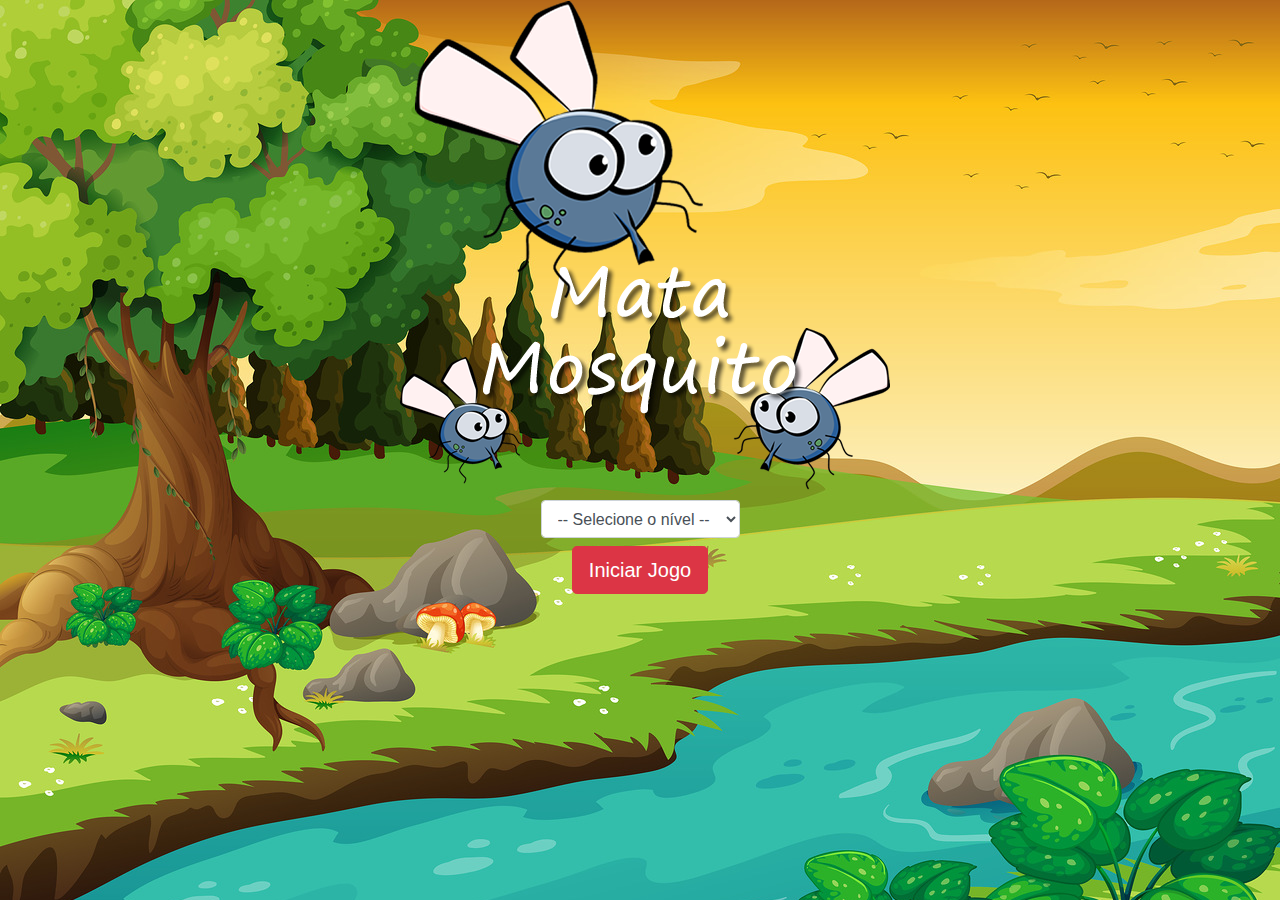
<file: index.html>
<!DOCTYPE html>
<html>
	<head>
		<title></title>
		<meta charset="UTF-8" />
		<link rel="stylesheet" href="https://maxcdn.bootstrapcdn.com/bootstrap/4.0.0/css/bootstrap.min.css" integrity="sha384-Gn5384xqQ1aoWXA+058RXPxPg6fy4IWvTNh0E263XmFcJlSAwiGgFAW/dAiS6JXm" crossorigin="anonymous">

		<link rel="stylesheet" href="estilo.css" />

		<script>
			function iniciarJogo() {
				var nivel = document.getElementById('nivel').value

				if(nivel === '') {
					alert('Selecione um nível para iniciar o jogo')
					return false
				}

				window.location.href = "app.html?" + nivel

			}
		</script>
	</head>
	<body>

		<div class="container">
			<div class="row">
				<div class="col">
					<div class="d-flex justify-content-center">
						<img src="imagens/game.png" />
					</div>
				</div>
			</div>

			<div class="row">
				<div class="col">
					<div class="d-flex justify-content-center">
						<div class="mb-2">
							<select class="form-control" id="nivel">
								<option value="">-- Selecione o nível --</option>
								<option value="normal">Normal</option>
								<option value="dificil">Difícil</option>
								<option value="chucknorris">Chuck Norris</option>
							</select>
						</div>
					</div>
				</div>
			</div>


			<div class="row">
				<div class="col">
					<div class="d-flex justify-content-center">
						<button type="button" class="btn btn-danger btn-lg" onclick="iniciarJogo()" >Iniciar Jogo</button>
					</div>
				</div>
			</div>
		</div>

	</body>
</html>
</file>
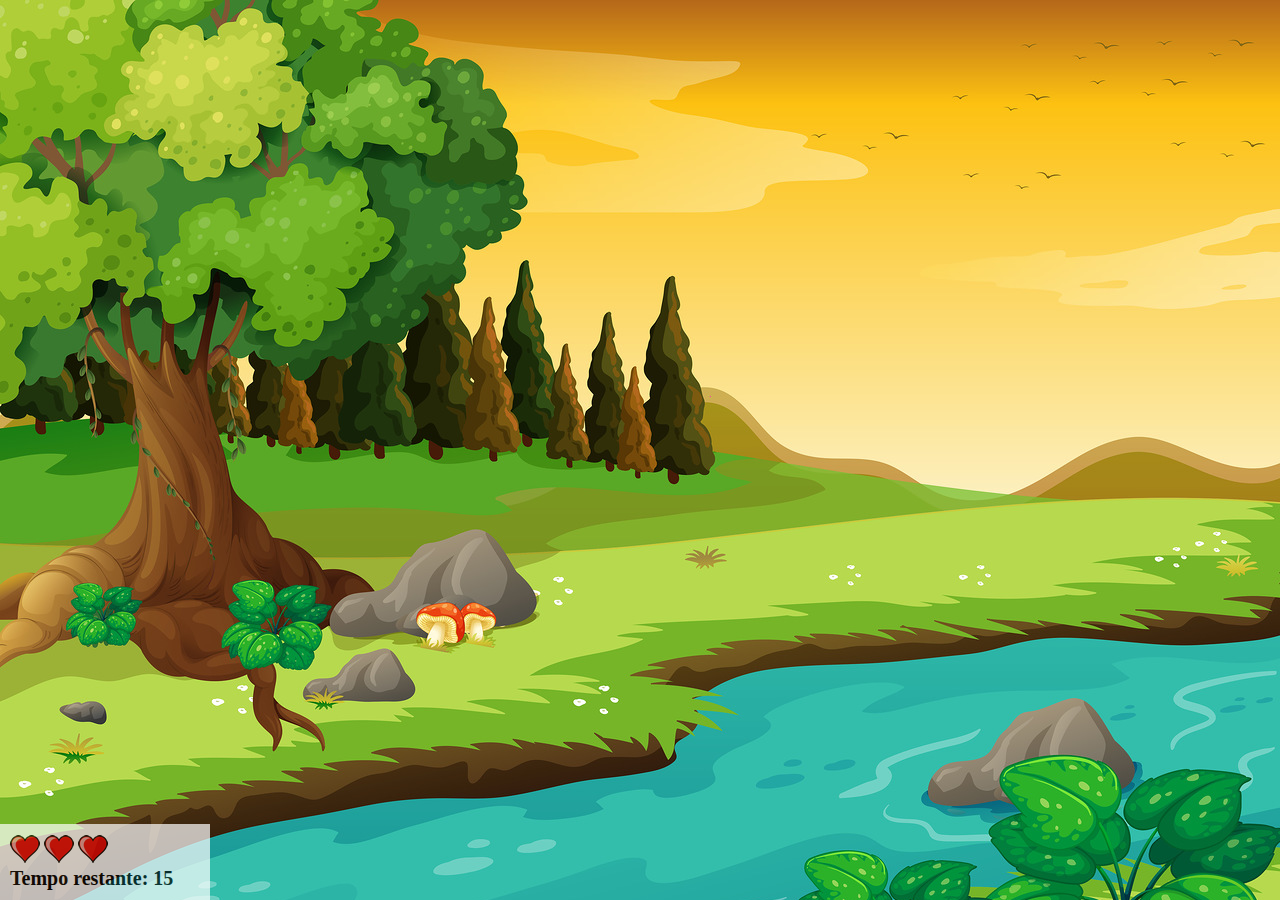
<file: app.html>
<!DOCTYPE html>
<html>
	<head>
		<title></title>
		<meta charset="UTF-8" />
		<link rel="stylesheet" href="estilo.css" />
		<script src="jogo.js"></script>
	</head>
	<body onresize="ajustaTamanhoPalcoJogo()">

		<div class="painel">
			<div class="vidas">
				<img id="v1" src="imagens/coracao_cheio.png" />
				<img id="v2" src="imagens/coracao_cheio.png" />
				<img id="v3" src="imagens/coracao_cheio.png" />
			</div>

			<div class="cronometro">Tempo restante: <span id="cronometro"></span></div>
		</div>

		<script>
			document.getElementById('cronometro').innerHTML = tempo

			var criaMosca = setInterval(function() { 
				posicaoRandomica()
			}, criaMosquitoTempo)
		</script>
	</body>
</html>
</file>
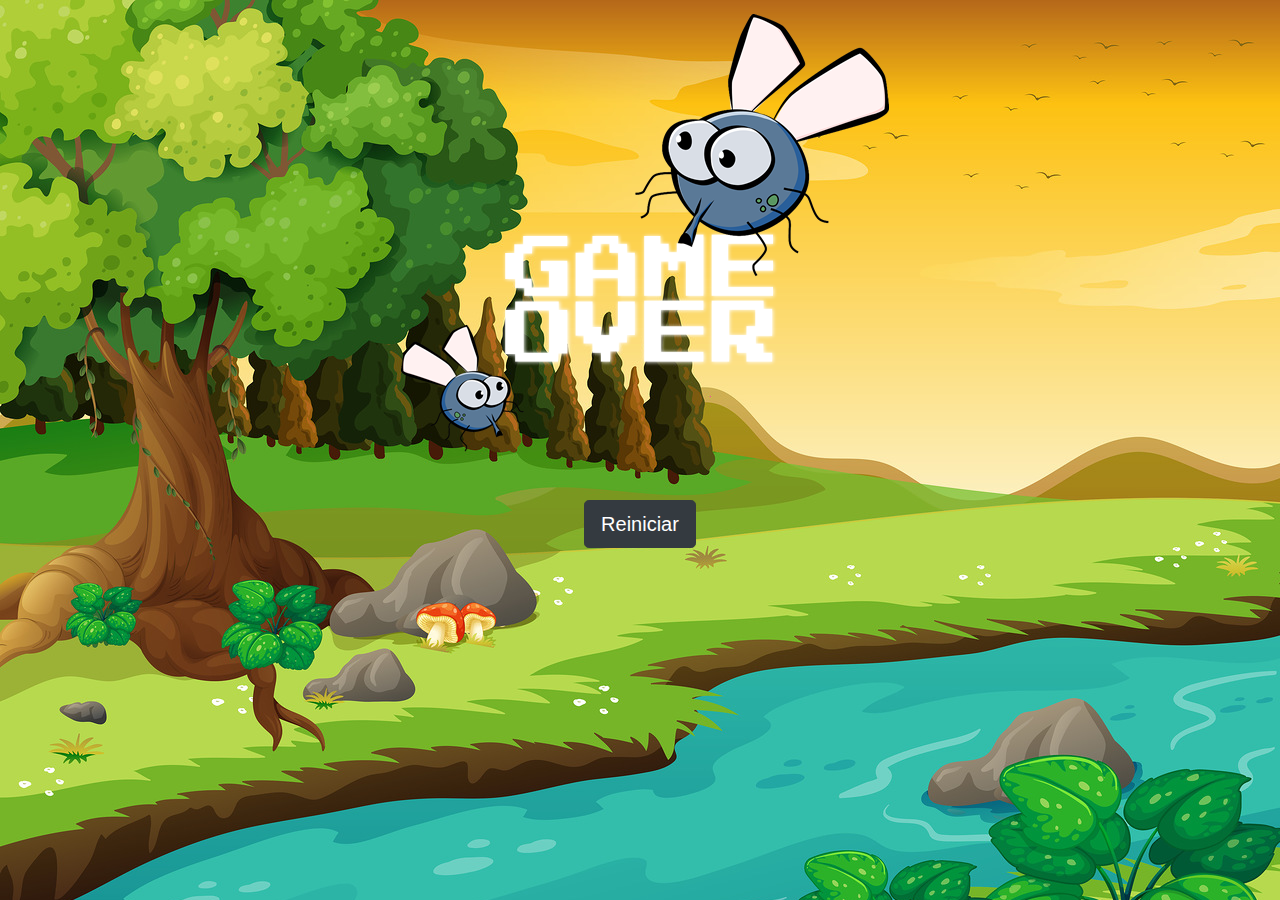
<file: fim_de_jogo.html>
<!DOCTYPE html>
<html>
	<head>
		<title></title>
		<meta charset="UTF-8" />

		<link rel="stylesheet" href="https://maxcdn.bootstrapcdn.com/bootstrap/4.0.0/css/bootstrap.min.css" integrity="sha384-Gn5384xqQ1aoWXA+058RXPxPg6fy4IWvTNh0E263XmFcJlSAwiGgFAW/dAiS6JXm" crossorigin="anonymous">

		<link rel="stylesheet" href="estilo.css" />
	</head>
	<body>

		<div class="container">
			<div class="row">
				<div class="col">
					<div class="d-flex justify-content-center">
						<img src="imagens/game_over.png" />
					</div>
				</div>
			</div>


			<div class="row">
				<div class="col">
					<div class="d-flex justify-content-center">
						<button type="button" class="btn btn-dark btn-lg" onclick="window.location.href = 'index.html' ">Reiniciar</button>
					</div>
				</div>
			</div>
		</div>

	</body>
</html>
</file>
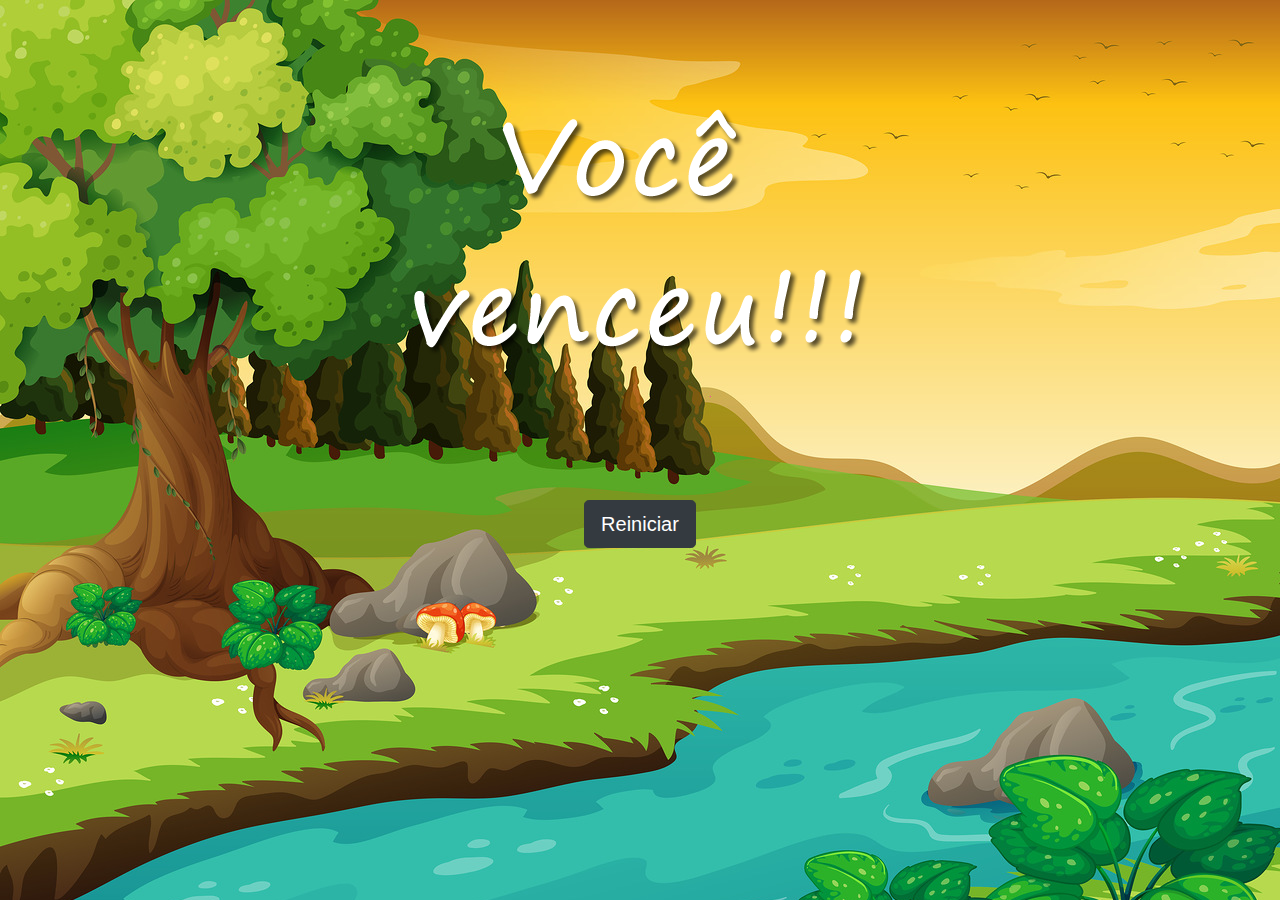
<file: vitoria.html>
<!DOCTYPE html>
<html>
	<head>
		<title></title>
		<meta charset="UTF-8" />

		<link rel="stylesheet" href="https://maxcdn.bootstrapcdn.com/bootstrap/4.0.0/css/bootstrap.min.css" integrity="sha384-Gn5384xqQ1aoWXA+058RXPxPg6fy4IWvTNh0E263XmFcJlSAwiGgFAW/dAiS6JXm" crossorigin="anonymous">

		<link rel="stylesheet" href="estilo.css" />
	</head>
	<body>

		<div class="container">
			<div class="row">
				<div class="col">
					<div class="d-flex justify-content-center">
						<img src="imagens/vitoria.png" />
					</div>
				</div>
			</div>


			<div class="row">
				<div class="col">
					<div class="d-flex justify-content-center">
						<button type="button" class="btn btn-dark btn-lg" onclick="window.location.href = 'index.html' ">Reiniciar</button>
					</div>
				</div>
			</div>
		</div>

	</body>
</html>
</file>
<file: estilo.css>
html {
	cursor: url(imagens/mata_mosquito.png) 30 30, auto;
}

body {
	background-image: url(imagens/bg.jpg);
	background-repeat: no-repeat;
	background-size: 100%;
}

.mosquito1 {
	width: 50px;
	height: 50px;
}

.mosquito2 {
	width: 70px;
	height: 70px;
}

.mosquito3 {
	width: 90px;
	height: 90px;
}

.ladoA {
	transform: scaleX(1);
}

.ladoB {
	transform: scaleX(-1);
}

.painel {
	position: absolute;
	width: 190px;
	padding: 10px;
	left: 0px;
	bottom: 0px;
	border-top:solid 1px #fff;
	background-color: #fff;
	opacity: 0.7
}

.vidas {
	float: left;
}

.cronometro {
	float: left;
	font-size: 20px;
	font-weight: bold;
}
</file>
